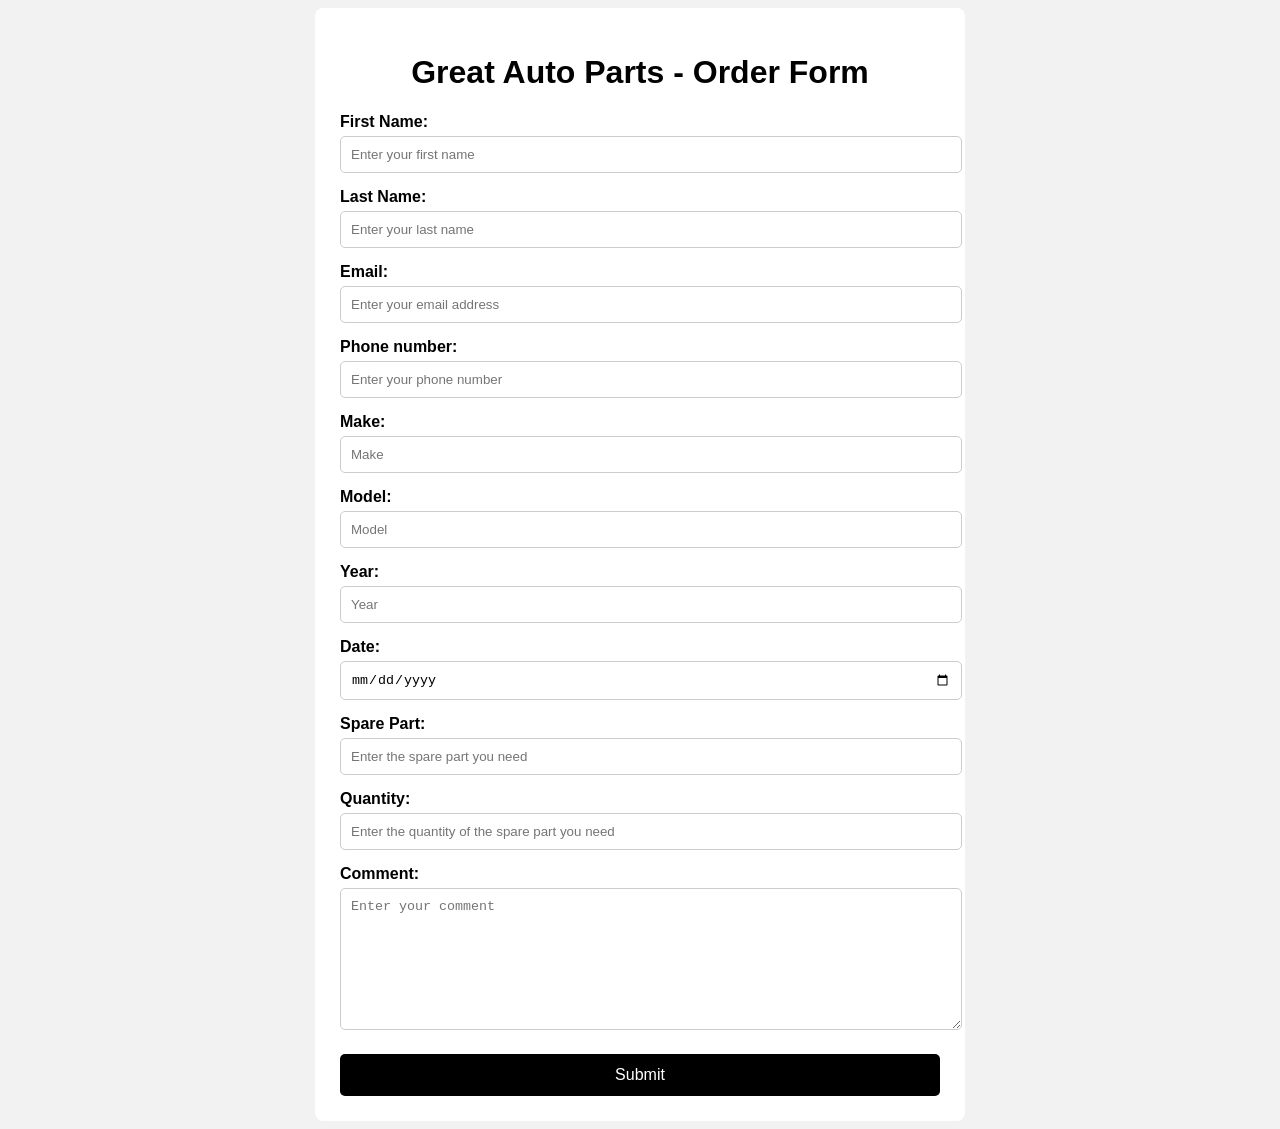
<file: lab4/index.html>
<!DOCTYPE html>
<html>
<head>
<meta charset="UTF-8">
<title>Great Auto Parts - Order Form</title>

<style>

body{
    font-family: Arial, sans-serif;
    background-color: #f2f2f2;
}

.container{
    width: 600px;
    margin: auto;
    background: white;
    padding: 25px;
    border-radius: 8px;
}

h1{
    text-align: center;
}

label{
    display: block;
    margin-top: 15px;
    font-weight: bold;
}

input, textarea{
    width: 100%;
    padding: 10px;
    margin-top: 5px;
    border: 1px solid #ccc;
    border-radius: 5px;
}

textarea{
    height: 120px;
    resize: vertical;
}

button{
    width: 100%;
    padding: 12px;
    margin-top: 20px;
    background: black;
    color: white;
    border: none;
    border-radius: 5px;
    font-size: 16px;
    cursor: pointer;
}

button:hover{
    background: #333;
}

</style>

</head>

<body>

<div class="container">

<h1>Great Auto Parts - Order Form</h1>

<form>

<label>First Name:</label>
<input type="text" placeholder="Enter your first name">

<label>Last Name:</label>
<input type="text" placeholder="Enter your last name">

<label>Email:</label>
<input type="email" placeholder="Enter your email address">

<label>Phone number:</label>
<input type="tel" placeholder="Enter your phone number">

<label>Make:</label>
<input type="text" placeholder="Make">

<label>Model:</label>
<input type="text" placeholder="Model">

<label>Year:</label>
<input type="number" placeholder="Year">

<label>Date:</label>
<input type="date">

<label>Spare Part:</label>
<input type="text" placeholder="Enter the spare part you need">

<label>Quantity:</label>
<input type="number" placeholder="Enter the quantity of the spare part you need">

<label>Comment:</label>
<textarea placeholder="Enter your comment"></textarea>

<button type="submit">Submit</button>

</form>

</div>

</body>
</html>
</file>
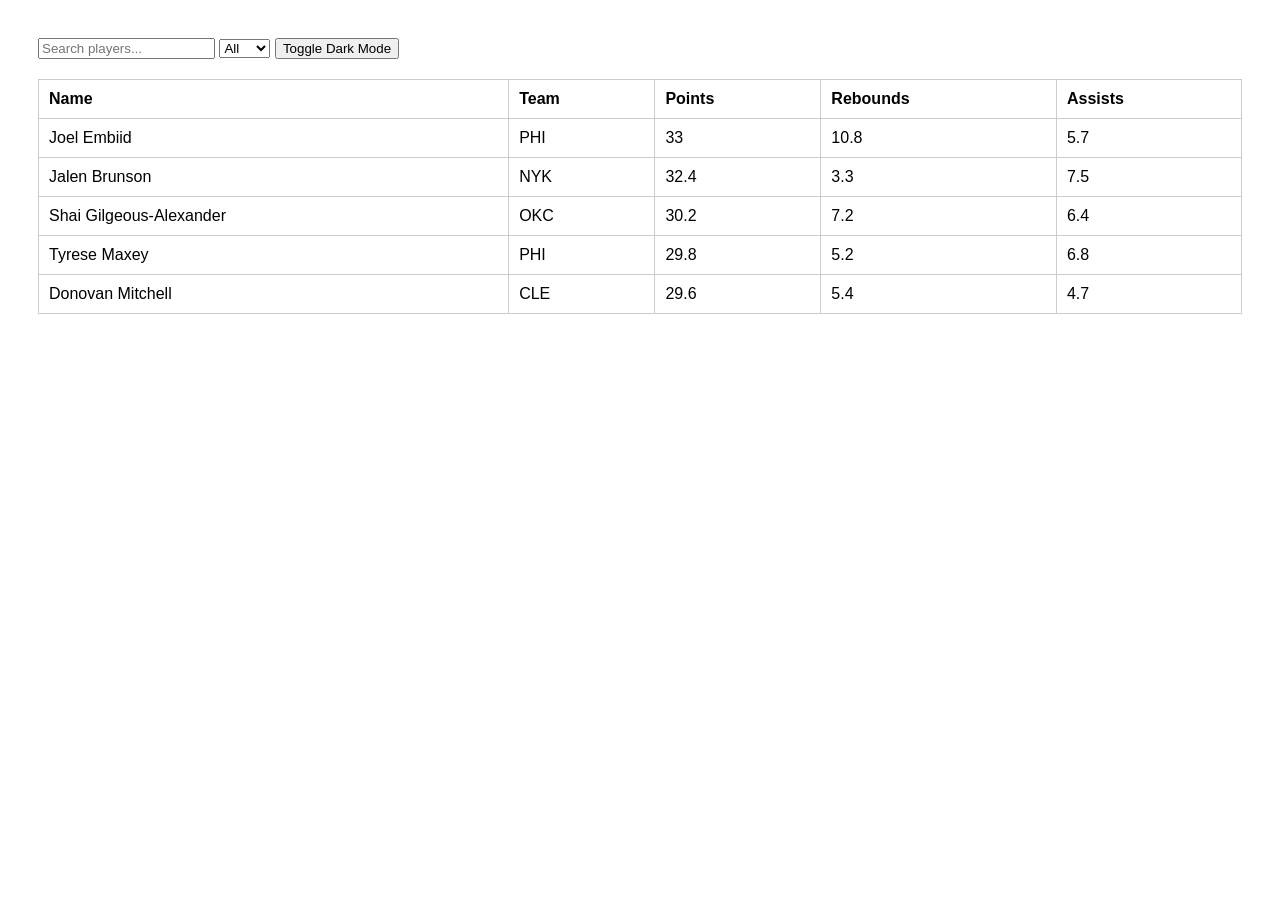
<file: lab5/index.html>
<!DOCTYPE html>
<head>
    <link rel="stylesheet" href="style.css">
</head>

<body>
<input type="text" id="search" placeholder="Search players...">

<select id="filter">
  <option value="all">All</option>
  <option value="PHI">PHI</option>
  <option value="NYK">NYK</option>
  <option value="OKC">OKC</option>
  <option value="CLE">CLE</option>
</select>

<button id="darkBtn">Toggle Dark Mode</button>

<table>
  <thead>
    <tr>
      <th>Name</th>
      <th>Team</th>
      <th>Points</th>
      <th>Rebounds</th>
      <th>Assists</th>
    </tr>
  </thead>
  <tbody id="tableBody"></tbody>
</table>
<script src="script.js"></script>
</body>
</html>
</file>
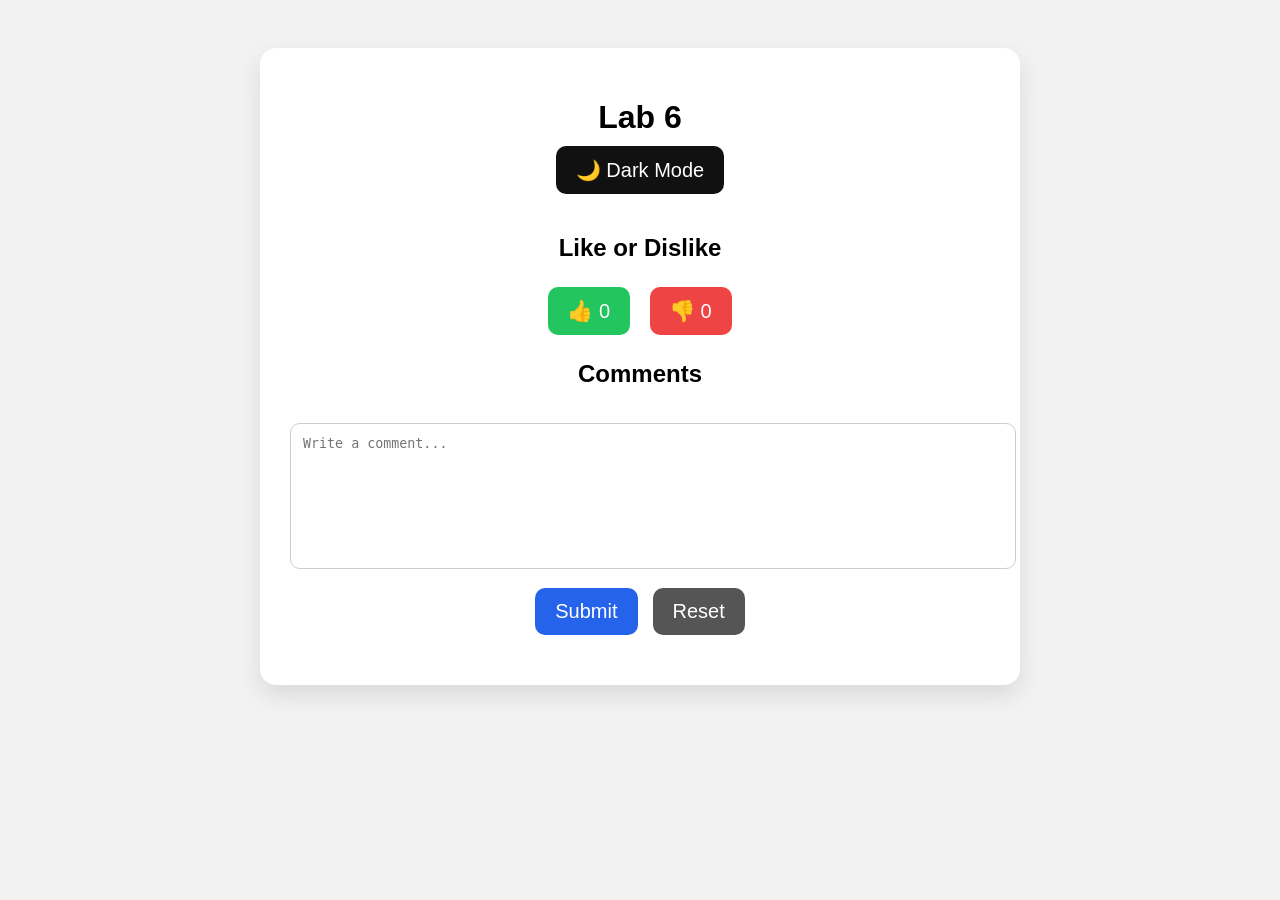
<file: lab6/index.html>
<!DOCTYPE html>
<html lang="en">
<head>
<meta charset="UTF-8">
<meta name="viewport" content="width=device-width, initial-scale=1.0">
<title>Lab 6 - Like / Dislike</title>
<link rel="stylesheet" href="style.css">
</head>
<body>

<div class="container">
  <h1>Lab 6</h1>
  <button id="darkModeBtn">🌙 Dark Mode</button>
  <h2>Like or Dislike</h2>

  <div class="buttons">
    <button id="likeBtn">👍 <span id="likeCount">0</span></button>
    <button id="dislikeBtn">👎 <span id="dislikeCount">0</span></button>
  </div>

  <h2>Comments</h2>

  <textarea id="commentInput" placeholder="Write a comment..."></textarea>

  <div class="actions">
    <button id="submitComment">Submit</button>
    <button id="resetBtn">Reset</button>
  </div>

  <div id="commentsList"></div>
</div>

<script src="script.js"></script>
</body>
</html>
</file>
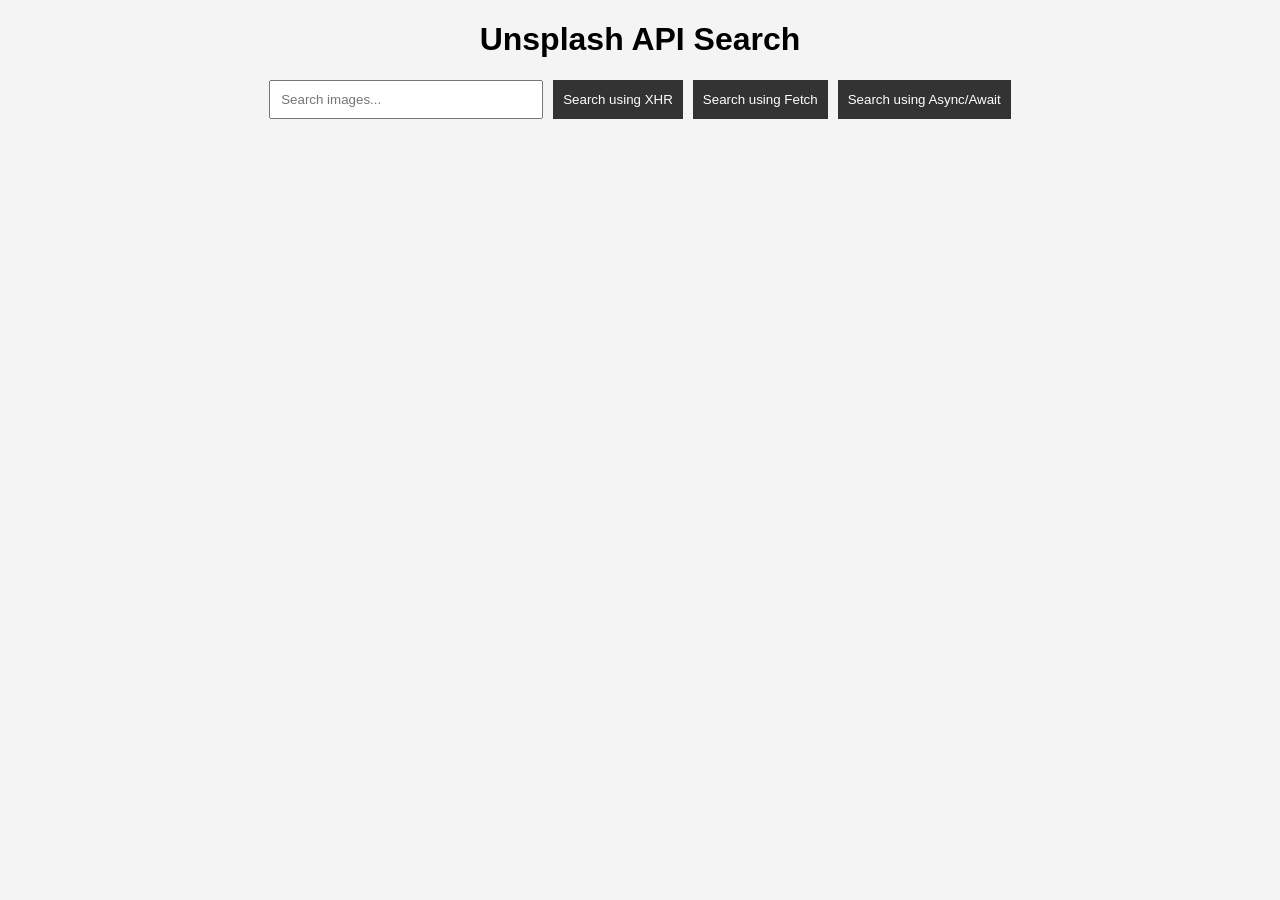
<file: lab7/index.html>
<!DOCTYPE html>
<html lang="en">
<head>
<meta charset="UTF-8">
<meta name="viewport" content="width=device-width, initial-scale=1.0">
<title>Unsplash Search</title>
<link rel="stylesheet" href="style.css">
</head>
<body>

<div class="container">
    <h1>Unsplash API Search</h1>

    <div class="search-box">
        <input type="text" id="query" placeholder="Search images...">
        <button onclick="searchXHR()">Search using XHR</button>
        <button onclick="searchFetch()">Search using Fetch</button>
        <button onclick="searchAsync()">Search using Async/Await</button>
    </div>

    <div id="gallery"></div>
</div>

<script src="script.js"></script>
</body>
</html>
</file>
<file: lab5/style.css>
body {
  font-family: Arial, sans-serif;
  padding: 30px;
}

table {
  width: 100%;
  border-collapse: collapse;
  margin-top: 20px;
}
tr:hover {
  background: #333;
}
th, td {
  border: 1px solid #ccc;
  padding: 10px;
  text-align: left;
}

.dark {
  background: #111;
  color: white;
}

.dark table,
.dark th,
.dark td {
  border-color: #555;
}
</file>
<file: lab6/style.css>
body{
  font-family: Arial, sans-serif;
  background:#f2f2f2;
  display:flex;
  justify-content:center;
  padding:40px;
}

.container{
  background:white;
  padding:30px;
  border-radius:16px;
  width:100%;
  max-width:700px;
  box-shadow:0 10px 25px rgba(0,0,0,0.1);
  text-align:center;
}

h1{
  margin-bottom:10px;
}

.buttons{
  display:flex;
  justify-content:center;
  gap:20px;
  margin:25px 0;
}

button{
  padding:12px 20px;
  font-size:20px;
  border:none;
  border-radius:10px;
  cursor:pointer;
  transition:0.2s;
}

button:hover{
  transform:scale(1.05);
}

#likeBtn{ background:#22c55e; color:white; }
#dislikeBtn{ background:#ef4444; color:white; }

textarea{
  width:100%;
  height:120px;
  padding:12px;
  margin-top:15px;
  border-radius:10px;
  border:1px solid #ccc;
  resize:none;
}

.actions{
  margin-top:15px;
  display:flex;
  justify-content:center;
  gap:15px;
}

#submitComment{ background:#2563eb; color:white; }
#resetBtn{ background:#555; color:white; }

#commentsList{
  margin-top:20px;
  text-align:left;
}

.comment{
  background:#f8fafc;
  padding:10px;
  margin-top:10px;
  border-radius:8px;
}
#darkModeBtn{
  background:#111;
  color:white;
  margin-bottom:20px;
}

.dark{
  background:#111;
  color:white;
}

.dark .container{
  background:#1e1e1e;
  color:white;
}

.dark textarea{
  background:#2a2a2a;
  color:white;
  border:1px solid #555;
}

.dark .comment{
  background:#333;
  color:white;
}
</file>
<file: lab7/style.css>
body {
    font-family: Arial, sans-serif;
    margin: 20px;
    background: #f4f4f4;
}

.container {
    width: 90%;
    margin: auto;
}

h1 {
    text-align: center;
}

.search-box {
    display: flex;
    gap: 10px;
    flex-wrap: wrap;
    justify-content: center;
    margin-bottom: 20px;
}

input {
    padding: 10px;
    width: 250px;
}

button {
    padding: 10px;
    border: none;
    background: #333;
    color: white;
    cursor: pointer;
}

button:hover {
    background: #555;
}

#gallery {
    display: grid;
    grid-template-columns: repeat(auto-fill,minmax(250px,1fr));
    gap: 15px;
}

img {
    width: 100%;
    height: 250px;
    object-fit: cover;
    border-radius: 8px;
}

img:hover{
    transform: scale(1.03);
    transition: 0.3s;
}
</file>
